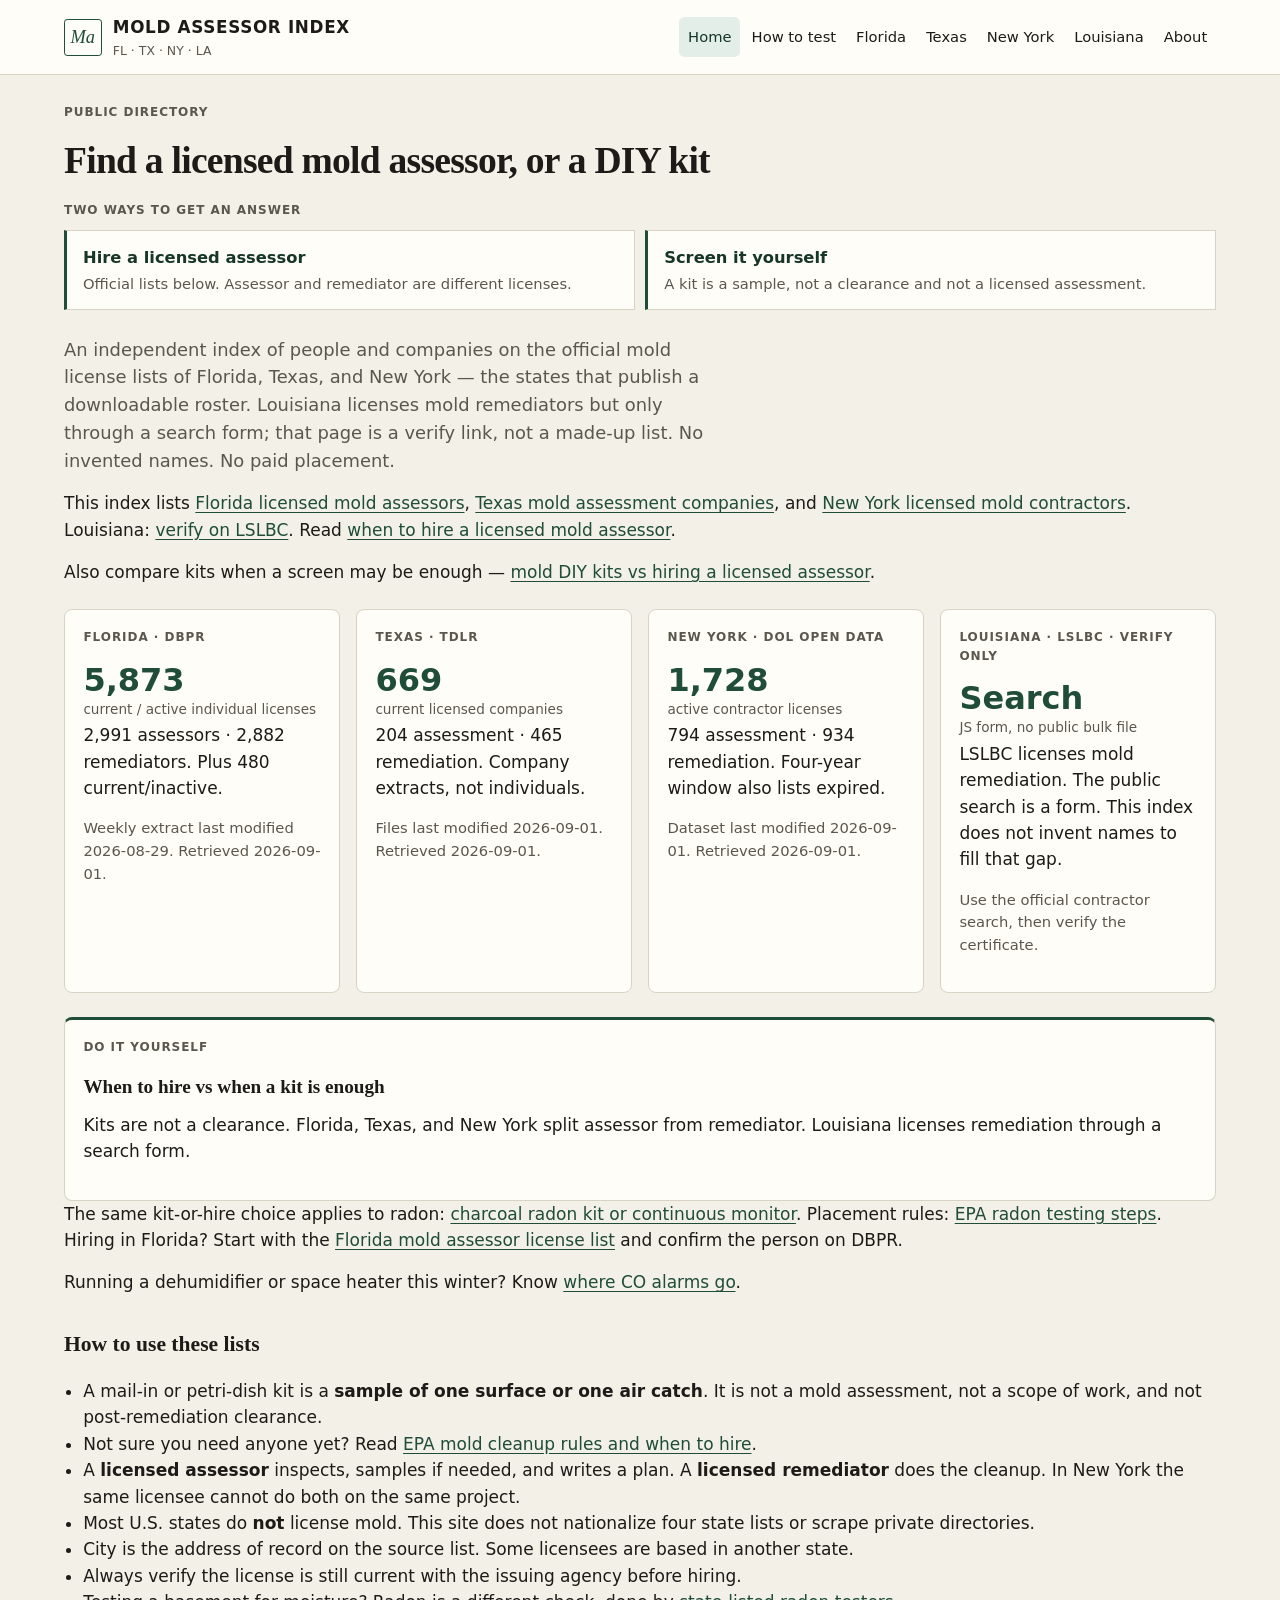
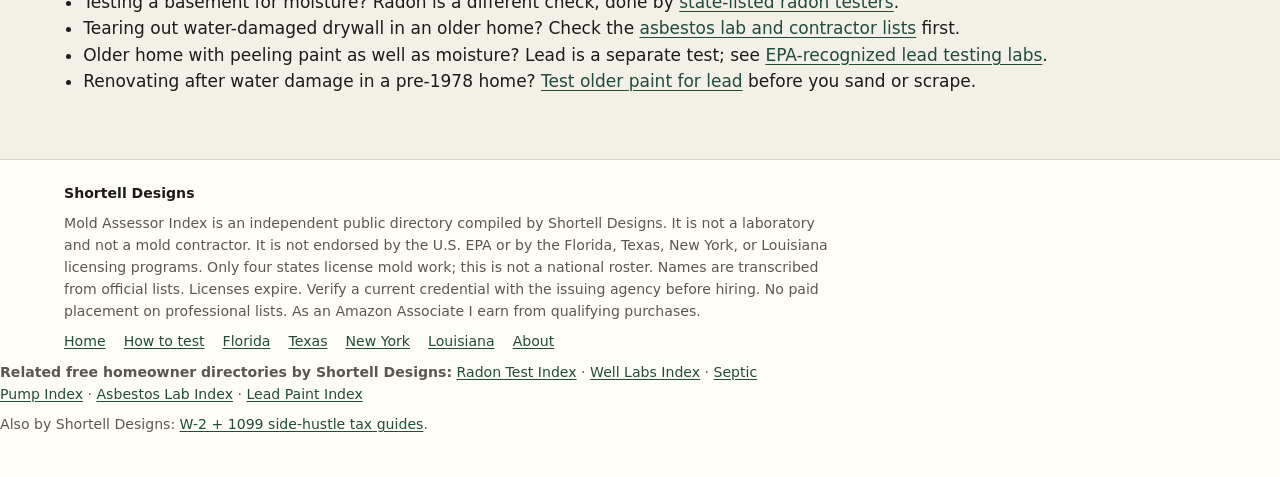
<file: index.html>
<!DOCTYPE html>
<html lang="en">
<head>
  <meta charset="utf-8">
  <meta name="viewport" content="width=device-width, initial-scale=1">
  <title>Find a Licensed Mold Assessor | Mold Assessor Index</title>
  <meta name="description" content="Independent index of Florida, Texas, and New York mold license lists. Louisiana is verify-only. Assessor and remediator are different licenses. No paid placement.">
  <link rel="canonical" href="https://shortelldesigns.github.io/mold-assessor-index/">
  <link rel="stylesheet" href="css/style.css">
</head>
<body>
  <a class="skip" href="#main">Skip to content</a>
  <header class="site-header">
    <div class="header-inner">
      <a class="brand" href="index.html">
        <span class="brand-mark" aria-hidden="true">Ma</span>
        <span class="brand-text">
          <span class="brand-name">Mold Assessor Index</span>
          <span class="brand-sub">FL · TX · NY · LA</span>
        </span>
      </a>
      <nav aria-label="Primary">
        <a href="index.html" aria-current="page">Home</a>
        <a href="how-to.html">How to test</a>
        <a href="florida.html">Florida</a>
        <a href="texas.html">Texas</a>
        <a href="new-york.html">New York</a>
        <a href="louisiana.html">Louisiana</a>
        <a href="about.html">About</a>
      </nav>
    </div>
  </header>
  <main id="main">
    <div class="wrap">

      <p class="kicker">Public directory</p>
      <h1>Find a licensed mold assessor, or a DIY kit</h1>
<div class="paths">
        <p class="paths-label">Two ways to get an answer</p>
        <a class="path" href="#states">
          <strong>Hire a licensed assessor</strong>
          <span>Official lists below. Assessor and remediator are different licenses.</span>
        </a>
        <a class="path" href="how-to.html">
          <strong>Screen it yourself</strong>
          <span>A kit is a sample, not a clearance and not a licensed assessment.</span>
        </a>
      </div>

      <p class="lede">An independent index of people and companies on the official mold license lists of Florida, Texas, and New York — the states that publish a downloadable roster. Louisiana licenses mold remediators but only through a search form; that page is a verify link, not a made-up list. No invented names. No paid placement.</p>
      <p>This index lists <a href="florida.html">Florida licensed mold assessors</a>, <a href="texas.html">Texas mold assessment companies</a>, and <a href="new-york.html">New York licensed mold contractors</a>. Louisiana: <a href="louisiana.html">verify on LSLBC</a>. Read <a href="how-to.html">when to hire a licensed mold assessor</a>.</p>

            <p>Also compare kits when a screen may be enough — <a href="https://shortelldesigns.github.io/diy-kit-index/mold-diy-kits.html">mold DIY kits vs hiring a licensed assessor</a>.</p>

      <div class="grid states" id="states">
        <a class="card" href="florida.html">
          <p class="kicker">Florida · DBPR</p>
          <p class="stat">5,873<small>current / active individual licenses</small></p>
          <p>2,991 assessors · 2,882 remediators. Plus 480 current/inactive.</p>
          <p class="meta">Weekly extract last modified 2026-08-29. Retrieved 2026-09-01.</p>
        </a>
        <a class="card" href="texas.html">
          <p class="kicker">Texas · TDLR</p>
          <p class="stat">669<small>current licensed companies</small></p>
          <p>204 assessment · 465 remediation. Company extracts, not individuals.</p>
          <p class="meta">Files last modified 2026-09-01. Retrieved 2026-09-01.</p>
        </a>
        <a class="card" href="new-york.html">
          <p class="kicker">New York · DOL Open Data</p>
          <p class="stat">1,728<small>active contractor licenses</small></p>
          <p>794 assessment · 934 remediation. Four-year window also lists expired.</p>
          <p class="meta">Dataset last modified 2026-09-01. Retrieved 2026-09-01.</p>
        </a>
        <a class="card" href="louisiana.html">
          <p class="kicker">Louisiana · LSLBC · verify only</p>
          <p class="stat">Search<small>JS form, no public bulk file</small></p>
          <p>LSLBC licenses mold remediation. The public search is a form. This index does not invent names to fill that gap.</p>
          <p class="meta">Use the official contractor search, then verify the certificate.</p>
        </a>
      </div>

      <a class="card card-howto" href="how-to.html">
        <p class="kicker">Do it yourself</p>
        <h2>When to hire vs when a kit is enough</h2>
        <p>Kits are not a clearance. Florida, Texas, and New York split assessor from remediator. Louisiana licenses remediation through a search form.</p>
      </a>
      <p>The same kit-or-hire choice applies to radon: <a href="https://shortelldesigns.github.io/diy-kit-index/radon-test-kits.html">charcoal radon kit or continuous monitor</a>. Placement rules: <a href="https://shortelldesigns.github.io/radon-test-index/how-to-test.html">EPA radon testing steps</a>. Hiring in Florida? Start with the <a href="florida.html">Florida mold assessor license list</a> and confirm the person on DBPR.</p>
      <p>Running a dehumidifier or space heater this winter? Know <a href="https://shortelldesigns.github.io/diy-kit-index/carbon-monoxide-alarms.html">where CO alarms go</a>.</p>

      <h2>How to use these lists</h2>
      <ul class="plain">
        <li>A mail-in or petri-dish kit is a <strong>sample of one surface or one air catch</strong>. It is not a mold assessment, not a scope of work, and not post-remediation clearance.</li>
        <li>Not sure you need anyone yet? Read <a href="how-to.html">EPA mold cleanup rules and when to hire</a>.</li>
        <li>A <strong>licensed assessor</strong> inspects, samples if needed, and writes a plan. A <strong>licensed remediator</strong> does the cleanup. In New York the same licensee cannot do both on the same project.</li>
        <li>Most U.S. states do <strong>not</strong> license mold. This site does not nationalize four state lists or scrape private directories.</li>
        <li>City is the address of record on the source list. Some licensees are based in another state.</li>
        <li>Always verify the license is still current with the issuing agency before hiring.</li>
        <li>Testing a basement for moisture? Radon is a different check, done by <a href="https://shortelldesigns.github.io/radon-test-index/">state-listed radon testers</a>.</li>
        <li>Tearing out water-damaged drywall in an older home? Check the <a href="https://shortelldesigns.github.io/asbestos-lab-index/">asbestos lab and contractor lists</a> first.</li>
        <li>Older home with peeling paint as well as moisture? Lead is a separate test; see <a href="https://shortelldesigns.github.io/lead-paint-index/labs.html">EPA-recognized lead testing labs</a>.</li>
        <li>Renovating after water damage in a pre-1978 home? <a href="https://shortelldesigns.github.io/lead-paint-index/how-to.html">Test older paint for lead</a> before you sand or scrape.</li>
      </ul>

    </div>
  </main>
  <footer class="site-footer">
    <div class="wrap">
      <p class="byline">Shortell Designs</p>
      <p>Mold Assessor Index is an independent public directory compiled by Shortell Designs. It is not a laboratory and not a mold contractor. It is not endorsed by the U.S. EPA or by the Florida, Texas, New York, or Louisiana licensing programs. Only four states license mold work; this is not a national roster. Names are transcribed from official lists. Licenses expire. Verify a current credential with the issuing agency before hiring. No paid placement on professional lists. As an Amazon Associate I earn from qualifying purchases.</p>
      <p class="foot-nav"><a href="index.html">Home</a> <a href="how-to.html">How to test</a> <a href="florida.html">Florida</a> <a href="texas.html">Texas</a> <a href="new-york.html">New York</a> <a href="louisiana.html">Louisiana</a> <a href="about.html">About</a></p>
    </div>
  <p class="related-sites"><strong>Related free homeowner directories by Shortell Designs:</strong> <a href="https://shortelldesigns.github.io/radon-test-index/">Radon Test Index</a> · <a href="https://shortelldesigns.github.io/well-labs-index/">Well Labs Index</a> · <a href="https://shortelldesigns.github.io/septic-pump-index/">Septic Pump Index</a> · <a href="https://shortelldesigns.github.io/asbestos-lab-index/">Asbestos Lab Index</a> · <a href="https://shortelldesigns.github.io/lead-paint-index/">Lead Paint Index</a></p>
  <p>Also by Shortell Designs: <a href="https://shortelldesigns.github.io/tax-kit-2026/">W-2 + 1099 side-hustle tax guides</a>.</p>
</footer>
</body>
</html>
</file>
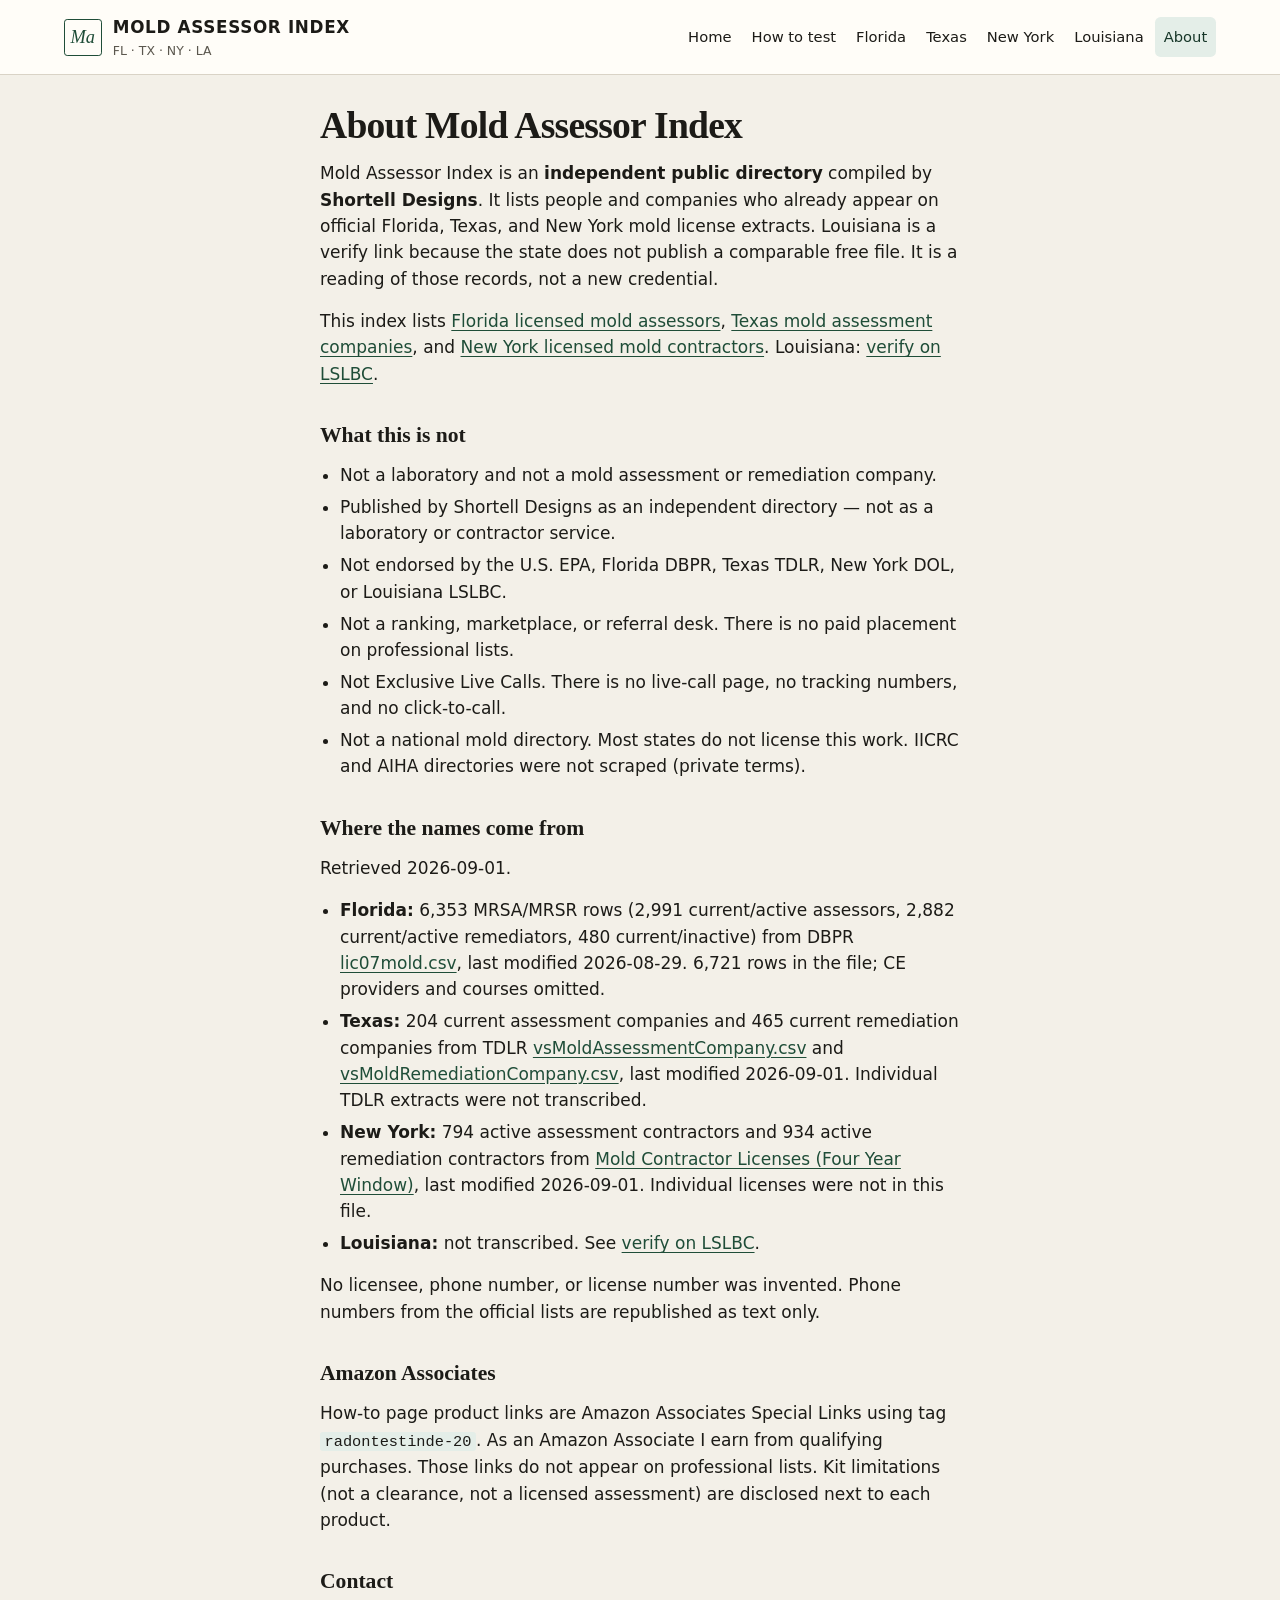
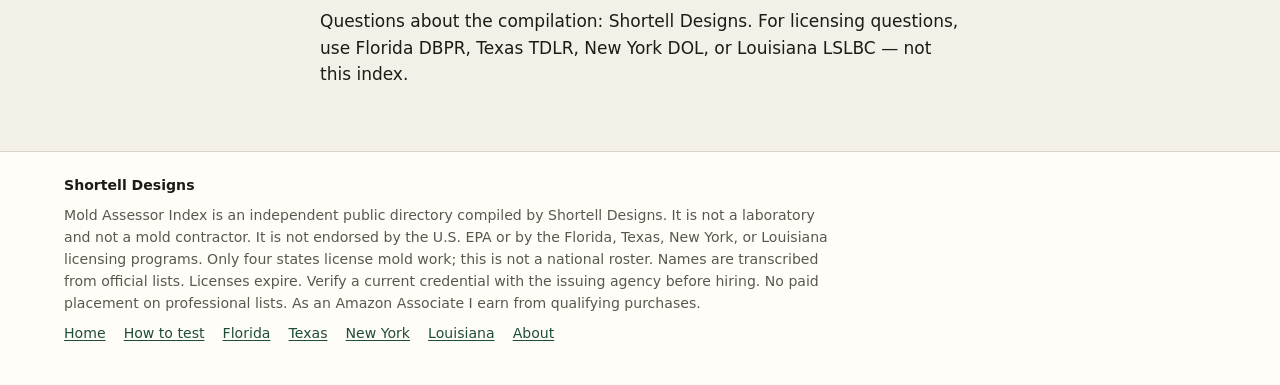
<file: about.html>
<!DOCTYPE html>
<html lang="en">
<head>
  <meta charset="utf-8">
  <meta name="viewport" content="width=device-width, initial-scale=1">
  <title>About Mold Assessor Index</title>
  <meta name="description" content="Independent directory compiled by Shortell Designs. Names transcribed from official Florida, Texas, and New York extracts. Louisiana is verify-only. Not a mold company. No paid placement.">
  <link rel="canonical" href="https://shortelldesigns.github.io/mold-assessor-index/about.html">
  <link rel="stylesheet" href="css/style.css">
</head>
<body>
  <a class="skip" href="#main">Skip to content</a>
  <header class="site-header">
    <div class="header-inner">
      <a class="brand" href="index.html">
        <span class="brand-mark" aria-hidden="true">Ma</span>
        <span class="brand-text">
          <span class="brand-name">Mold Assessor Index</span>
          <span class="brand-sub">FL · TX · NY · LA</span>
        </span>
      </a>
      <nav aria-label="Primary">
        <a href="index.html">Home</a>
        <a href="how-to.html">How to test</a>
        <a href="florida.html">Florida</a>
        <a href="texas.html">Texas</a>
        <a href="new-york.html">New York</a>
        <a href="louisiana.html">Louisiana</a>
        <a href="about.html" aria-current="page">About</a>
      </nav>
    </div>
  </header>
  <main id="main">
    <article class="wrap-prose prose">

      <h1>About Mold Assessor Index</h1>
      <p>Mold Assessor Index is an <strong>independent public directory</strong> compiled by <strong>Shortell Designs</strong>. It lists people and companies who already appear on official Florida, Texas, and New York mold license extracts. Louisiana is a verify link because the state does not publish a comparable free file. It is a reading of those records, not a new credential.</p>
      <p>This index lists <a href="florida.html">Florida licensed mold assessors</a>, <a href="texas.html">Texas mold assessment companies</a>, and <a href="new-york.html">New York licensed mold contractors</a>. Louisiana: <a href="louisiana.html">verify on LSLBC</a>.</p>
      <h2>What this is not</h2>
      <ul>
        <li>Not a laboratory and not a mold assessment or remediation company.</li>
        <li>Published by Shortell Designs as an independent directory — not as a laboratory or contractor service.</li>
        <li>Not endorsed by the U.S. EPA, Florida DBPR, Texas TDLR, New York DOL, or Louisiana LSLBC.</li>
        <li>Not a ranking, marketplace, or referral desk. There is no paid placement on professional lists.</li>
        <li>Not Exclusive Live Calls. There is no live-call page, no tracking numbers, and no click-to-call.</li>
        <li>Not a national mold directory. Most states do not license this work. IICRC and AIHA directories were not scraped (private terms).</li>
      </ul>
      <h2>Where the names come from</h2>
      <p>Retrieved 2026-09-01.</p>
      <ul>
        <li><strong>Florida:</strong> 6,353 MRSA/MRSR rows (2,991 current/active assessors, 2,882 current/active remediators, 480 current/inactive) from DBPR <a href="https://www2.myfloridalicense.com/sto/file_download/extracts/lic07mold.csv">lic07mold.csv</a>, last modified 2026-08-29. 6,721 rows in the file; CE providers and courses omitted.</li>
        <li><strong>Texas:</strong> 204 current assessment companies and 465 current remediation companies from TDLR <a href="https://www.tdlr.texas.gov/dbproduction2/vsMoldAssessmentCompany.csv">vsMoldAssessmentCompany.csv</a> and <a href="https://www.tdlr.texas.gov/dbproduction2/vsMoldRemediationCompany.csv">vsMoldRemediationCompany.csv</a>, last modified 2026-09-01. Individual TDLR extracts were not transcribed.</li>
        <li><strong>New York:</strong> 794 active assessment contractors and 934 active remediation contractors from <a href="https://data.ny.gov/Economic-Development/Mold-Contractor-Licenses-Four-Year-Window-/ikqx-ispy">Mold Contractor Licenses (Four Year Window)</a>, last modified 2026-09-01. Individual licenses were not in this file.</li>
        <li><strong>Louisiana:</strong> not transcribed. See <a href="louisiana.html">verify on LSLBC</a>.</li>
      </ul>
      <p>No licensee, phone number, or license number was invented. Phone numbers from the official lists are republished as text only.</p>
      <h2>Amazon Associates</h2>
      <p>How-to page product links are Amazon Associates Special Links using tag <code>radontestinde-20</code>. As an Amazon Associate I earn from qualifying purchases. Those links do not appear on professional lists. Kit limitations (not a clearance, not a licensed assessment) are disclosed next to each product.</p>
      <h2>Contact</h2>
      <p>Questions about the compilation: Shortell Designs. For licensing questions, use Florida DBPR, Texas TDLR, New York DOL, or Louisiana LSLBC — not this index.</p>

    </article>
  </main>
  <footer class="site-footer">
    <div class="wrap">
      <p class="byline">Shortell Designs</p>
      <p>Mold Assessor Index is an independent public directory compiled by Shortell Designs. It is not a laboratory and not a mold contractor. It is not endorsed by the U.S. EPA or by the Florida, Texas, New York, or Louisiana licensing programs. Only four states license mold work; this is not a national roster. Names are transcribed from official lists. Licenses expire. Verify a current credential with the issuing agency before hiring. No paid placement on professional lists. As an Amazon Associate I earn from qualifying purchases.</p>
      <p class="foot-nav"><a href="index.html">Home</a> <a href="how-to.html">How to test</a> <a href="florida.html">Florida</a> <a href="texas.html">Texas</a> <a href="new-york.html">New York</a> <a href="louisiana.html">Louisiana</a> <a href="about.html">About</a></p>
    </div>
  </footer>
</body>
</html>
</file>
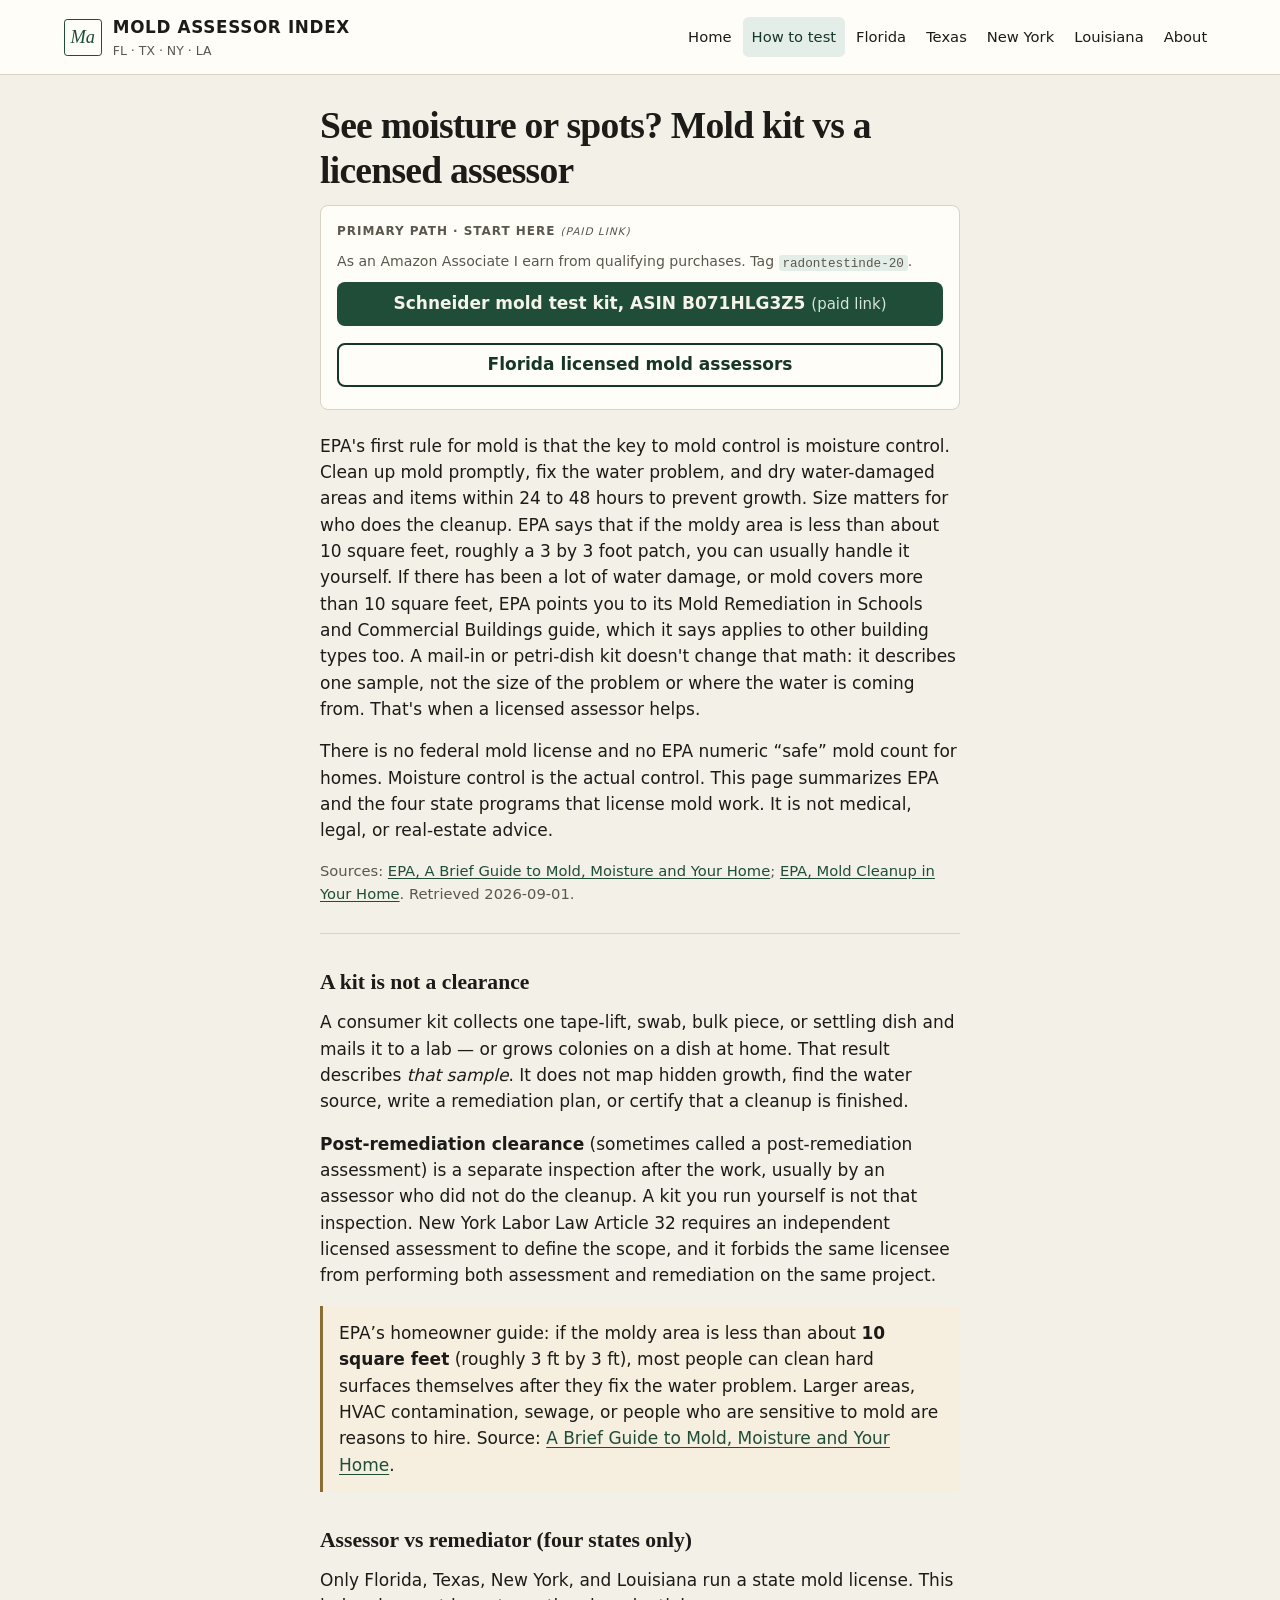
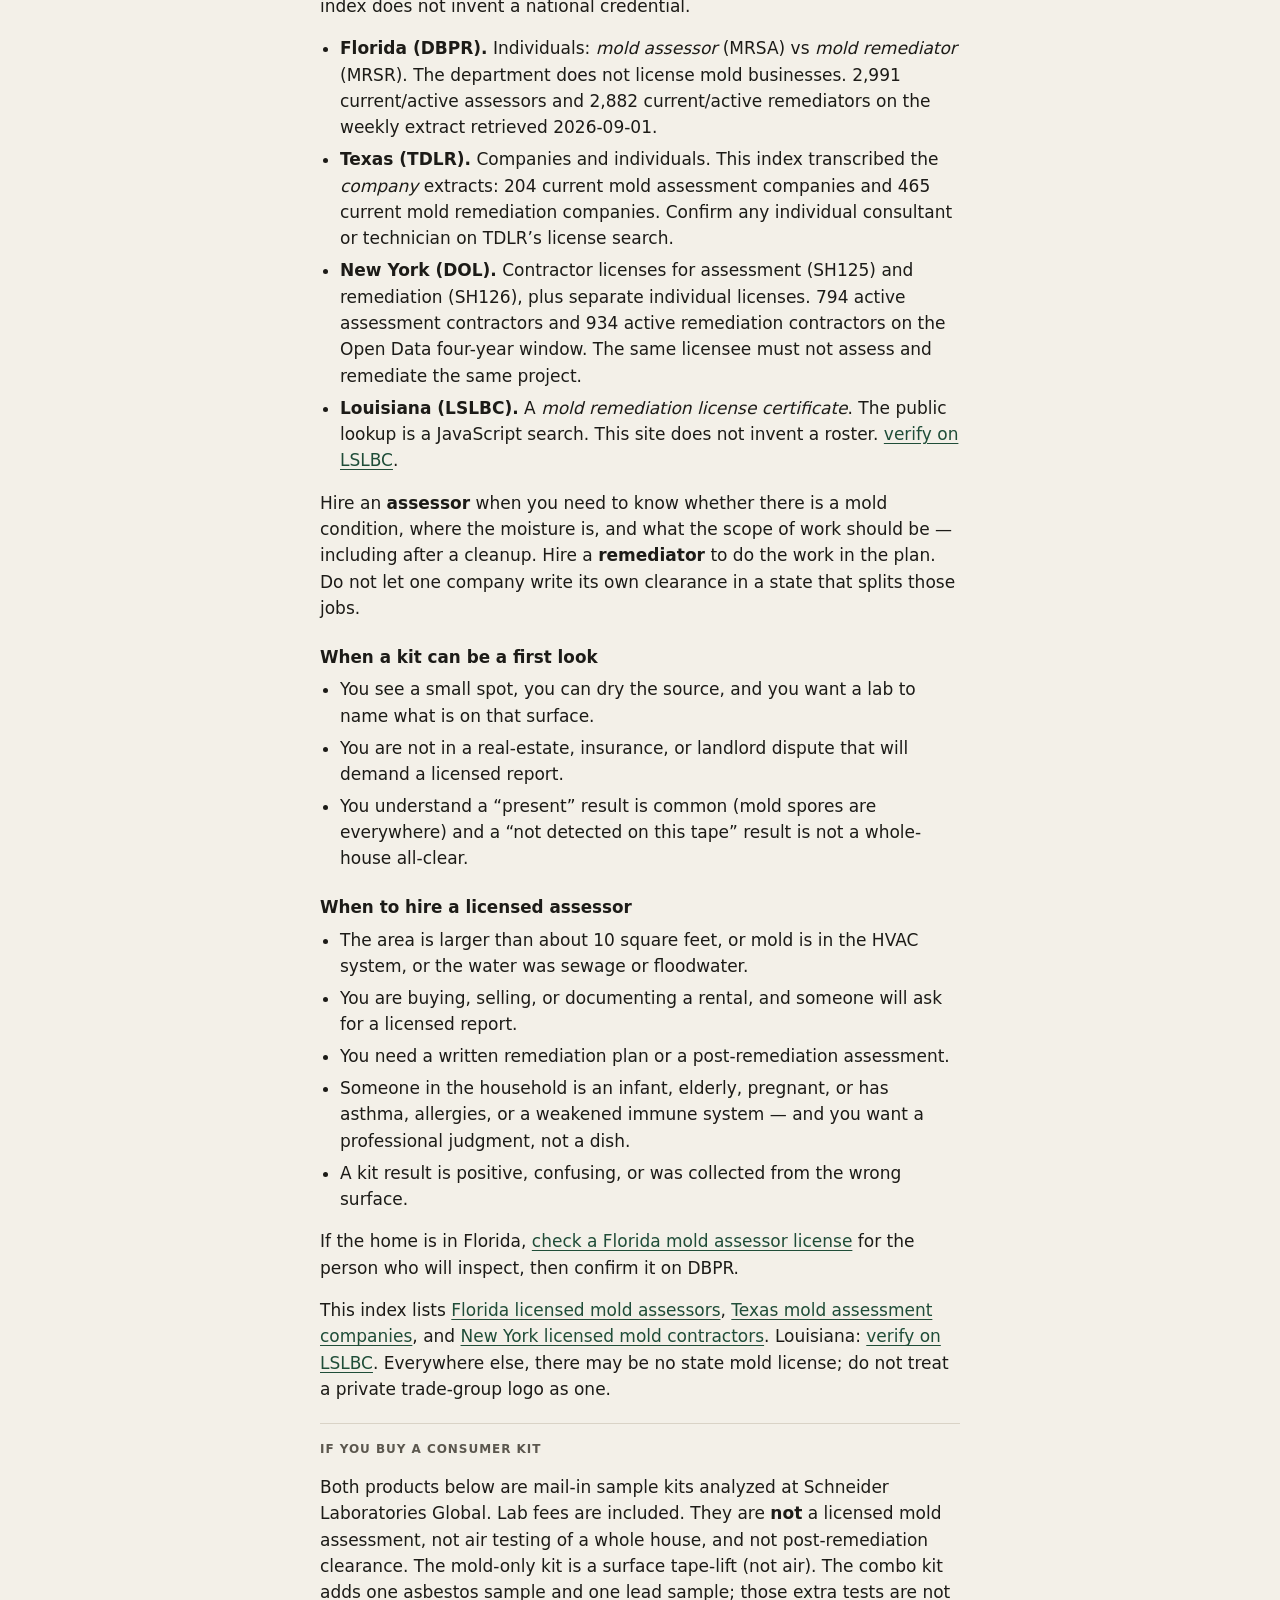
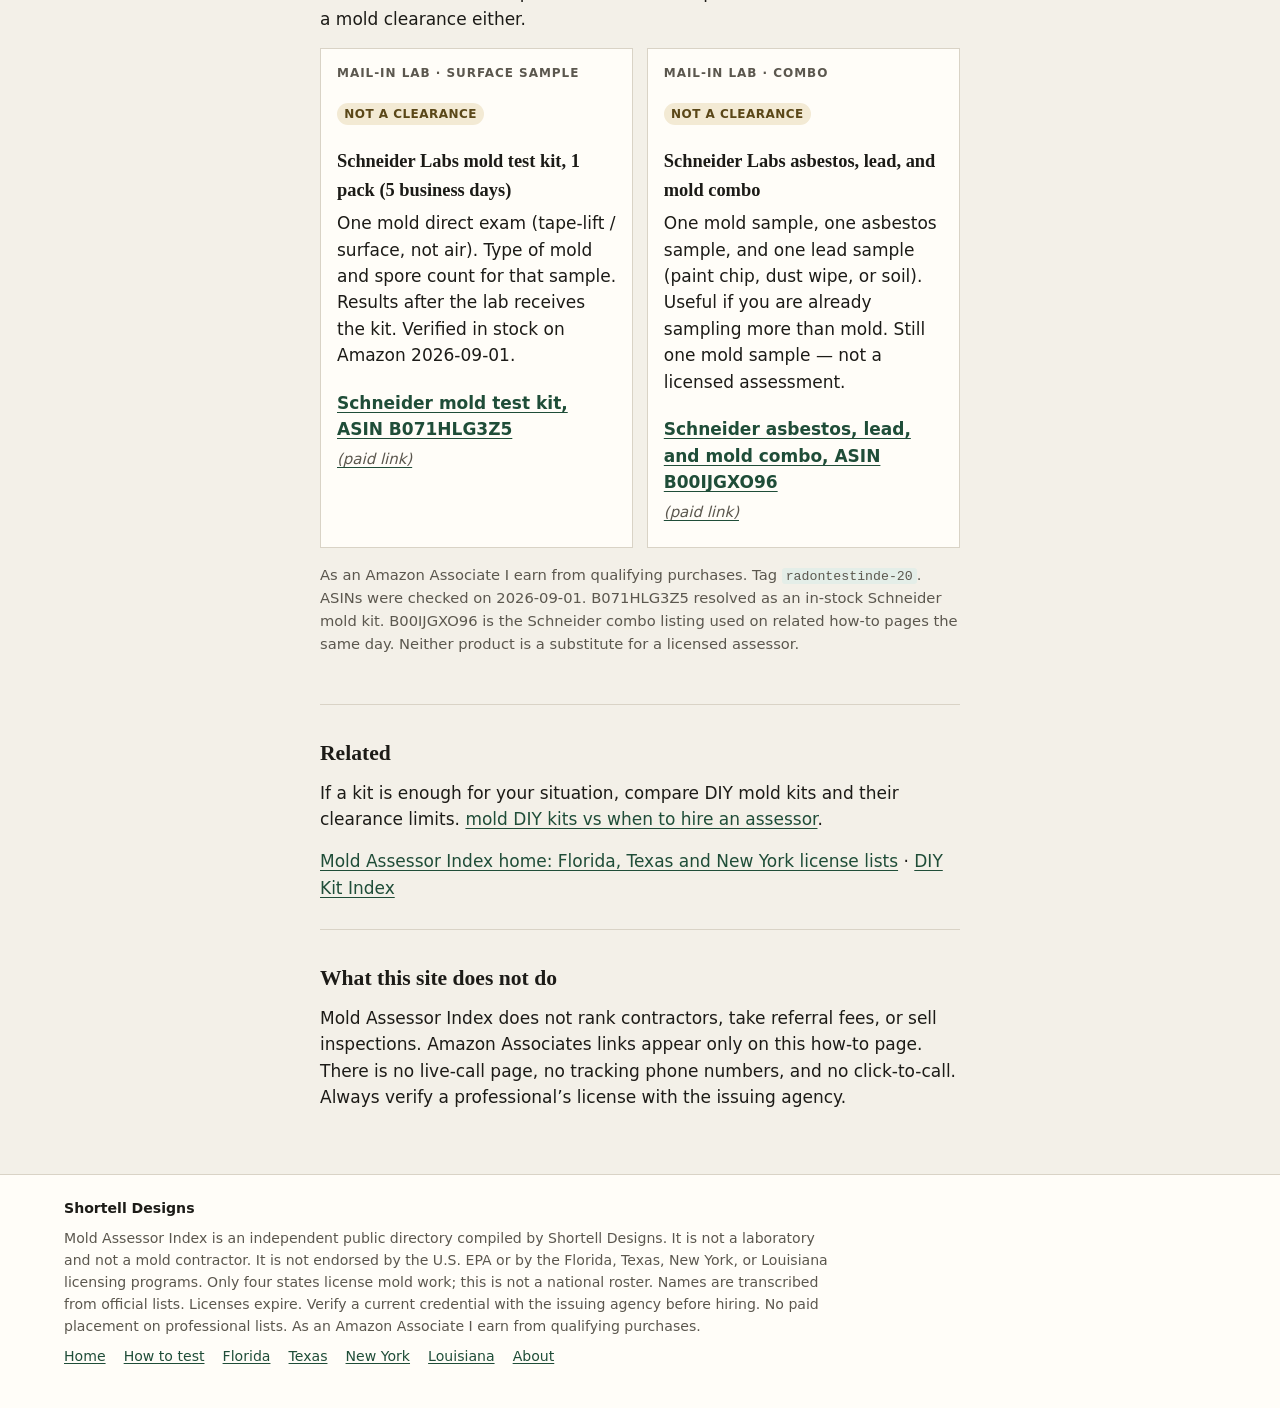
<file: how-to.html>
<!DOCTYPE html>
<html lang="en">
<head>
  <meta charset="utf-8">
  <meta name="viewport" content="width=device-width, initial-scale=1">
  <title>Mold Kit or Licensed Assessor? EPA's 10 Sq Ft Rule</title>
  <meta name="description" content="EPA: mold control is moisture control. Dry wet areas within 24–48 hours; past about 10 sq ft or after major water damage, get help. Kit vs assessor.">
  <link rel="canonical" href="https://shortelldesigns.github.io/mold-assessor-index/how-to.html">
  <link rel="stylesheet" href="css/style.css">
</head>
<body>
  <a class="skip" href="#main">Skip to content</a>
  <header class="site-header">
    <div class="header-inner">
      <a class="brand" href="index.html">
        <span class="brand-mark" aria-hidden="true">Ma</span>
        <span class="brand-text">
          <span class="brand-name">Mold Assessor Index</span>
          <span class="brand-sub">FL · TX · NY · LA</span>
        </span>
      </a>
      <nav aria-label="Primary">
        <a href="index.html">Home</a>
        <a href="how-to.html" aria-current="page">How to test</a>
        <a href="florida.html">Florida</a>
        <a href="texas.html">Texas</a>
        <a href="new-york.html">New York</a>
        <a href="louisiana.html">Louisiana</a>
        <a href="about.html">About</a>
      </nav>
    </div>
  </header>
  <main id="main">
    <article class="wrap-prose prose">

      <h1>See moisture or spots? Mold kit vs a licensed assessor</h1>
      <aside class="primary-pick fold-cta" aria-label="Choose a path">
        <p class="kicker">Primary path · start here <span class="paid">(paid link)</span></p>
        <p class="pick-note">As an Amazon Associate I earn from qualifying purchases. Tag <code>radontestinde-20</code>.</p>
        <ul class="pick-links">
          <li><a rel="sponsored nofollow" class="kit-link" href="https://www.amazon.com/dp/B071HLG3Z5/?tag=radontestinde-20">Schneider mold test kit, ASIN B071HLG3Z5 <span class="paid">(paid link)</span></a></li>
          <li><a class="btn btn-secondary" href="florida.html">Florida licensed mold assessors</a></li>
        </ul>
      </aside>

      <p class="intro">EPA's first rule for mold is that the key to mold control is moisture control. Clean up mold promptly, fix the water problem, and dry water-damaged areas and items within 24 to 48 hours to prevent growth. Size matters for who does the cleanup. EPA says that if the moldy area is less than about 10 square feet, roughly a 3 by 3 foot patch, you can usually handle it yourself. If there has been a lot of water damage, or mold covers more than 10 square feet, EPA points you to its Mold Remediation in Schools and Commercial Buildings guide, which it says applies to other building types too. A mail-in or petri-dish kit doesn't change that math: it describes one sample, not the size of the problem or where the water is coming from. That's when a licensed assessor helps.</p>
      <p>There is no federal mold license and no EPA numeric “safe” mold count for homes. Moisture control is the actual control. This page summarizes EPA and the four state programs that license mold work. It is not medical, legal, or real-estate advice.</p>
      <p class="meta">Sources: <a href="https://www.epa.gov/mold/brief-guide-mold-moisture-and-your-home">EPA, A Brief Guide to Mold, Moisture and Your Home</a>; <a href="https://www.epa.gov/mold/mold-cleanup-your-home">EPA, Mold Cleanup in Your Home</a>. Retrieved 2026-09-01.</p>
      <hr>
      <h2>A kit is not a clearance</h2>
      <p>A consumer kit collects one tape-lift, swab, bulk piece, or settling dish and mails it to a lab — or grows colonies on a dish at home. That result describes <em>that sample</em>. It does not map hidden growth, find the water source, write a remediation plan, or certify that a cleanup is finished.</p>
      <p><strong>Post-remediation clearance</strong> (sometimes called a post-remediation assessment) is a separate inspection after the work, usually by an assessor who did not do the cleanup. A kit you run yourself is not that inspection. New York Labor Law Article 32 requires an independent licensed assessment to define the scope, and it forbids the same licensee from performing both assessment and remediation on the same project.</p>
      <div class="note">
        <p>EPA’s homeowner guide: if the moldy area is less than about <strong>10 square feet</strong> (roughly 3 ft by 3 ft), most people can clean hard surfaces themselves after they fix the water problem. Larger areas, HVAC contamination, sewage, or people who are sensitive to mold are reasons to hire. Source: <a href="https://www.epa.gov/mold/brief-guide-mold-moisture-and-your-home">A Brief Guide to Mold, Moisture and Your Home</a>.</p>
      </div>
      <h2>Assessor vs remediator (four states only)</h2>
      <p>Only Florida, Texas, New York, and Louisiana run a state mold license. This index does not invent a national credential.</p>
      <ul>
        <li><strong>Florida (DBPR).</strong> Individuals: <em>mold assessor</em> (MRSA) vs <em>mold remediator</em> (MRSR). The department does not license mold businesses. 2,991 current/active assessors and 2,882 current/active remediators on the weekly extract retrieved 2026-09-01.</li>
        <li><strong>Texas (TDLR).</strong> Companies and individuals. This index transcribed the <em>company</em> extracts: 204 current mold assessment companies and 465 current mold remediation companies. Confirm any individual consultant or technician on TDLR’s license search.</li>
        <li><strong>New York (DOL).</strong> Contractor licenses for assessment (SH125) and remediation (SH126), plus separate individual licenses. 794 active assessment contractors and 934 active remediation contractors on the Open Data four-year window. The same licensee must not assess and remediate the same project.</li>
        <li><strong>Louisiana (LSLBC).</strong> A <em>mold remediation license certificate</em>. The public lookup is a JavaScript search. This site does not invent a roster. <a href="louisiana.html">verify on LSLBC</a>.</li>
      </ul>
      <p>Hire an <strong>assessor</strong> when you need to know whether there is a mold condition, where the moisture is, and what the scope of work should be — including after a cleanup. Hire a <strong>remediator</strong> to do the work in the plan. Do not let one company write its own clearance in a state that splits those jobs.</p>
      <h3>When a kit can be a first look</h3>
      <ul>
        <li>You see a small spot, you can dry the source, and you want a lab to name what is on that surface.</li>
        <li>You are not in a real-estate, insurance, or landlord dispute that will demand a licensed report.</li>
        <li>You understand a “present” result is common (mold spores are everywhere) and a “not detected on this tape” result is not a whole-house all-clear.</li>
      </ul>
      <h3>When to hire a licensed assessor</h3>
      <ul>
        <li>The area is larger than about 10 square feet, or mold is in the HVAC system, or the water was sewage or floodwater.</li>
        <li>You are buying, selling, or documenting a rental, and someone will ask for a licensed report.</li>
        <li>You need a written remediation plan or a post-remediation assessment.</li>
        <li>Someone in the household is an infant, elderly, pregnant, or has asthma, allergies, or a weakened immune system — and you want a professional judgment, not a dish.</li>
        <li>A kit result is positive, confusing, or was collected from the wrong surface.</li>
      </ul>
      <p>If the home is in Florida, <a href="florida.html">check a Florida mold assessor license</a> for the person who will inspect, then confirm it on DBPR.</p>
      <p>This index lists <a href="florida.html">Florida licensed mold assessors</a>, <a href="texas.html">Texas mold assessment companies</a>, and <a href="new-york.html">New York licensed mold contractors</a>. Louisiana: <a href="louisiana.html">verify on LSLBC</a>. Everywhere else, there may be no state mold license; do not treat a private trade-group logo as one.</p>

      <div class="kit-block">
        <p class="kicker">If you buy a consumer kit</p>
        <p class="kit-lead">Both products below are mail-in sample kits analyzed at Schneider Laboratories Global. Lab fees are included. They are <strong>not</strong> a licensed mold assessment, not air testing of a whole house, and not post-remediation clearance. The mold-only kit is a surface tape-lift (not air). The combo kit adds one asbestos sample and one lead sample; those extra tests are not a mold clearance either.</p>
        <div class="kits">
          <article class="kit">
            <p class="kicker">Mail-in lab · surface sample</p>
            <p><span class="rec rec-no">Not a clearance</span></p>
            <h3>Schneider Labs mold test kit, 1 pack (5 business days)</h3>
            <p>One mold direct exam (tape-lift / surface, not air). Type of mold and spore count for that sample. Results after the lab receives the kit. Verified in stock on Amazon 2026-09-01.</p>
            <p><a rel="sponsored nofollow" class="kit-link" href="https://www.amazon.com/dp/B071HLG3Z5/?tag=radontestinde-20">Schneider mold test kit, ASIN B071HLG3Z5 <span class="paid">(paid link)</span></a></p>
          </article>
          <article class="kit">
            <p class="kicker">Mail-in lab · combo</p>
            <p><span class="rec rec-no">Not a clearance</span></p>
            <h3>Schneider Labs asbestos, lead, and mold combo</h3>
            <p>One mold sample, one asbestos sample, and one lead sample (paint chip, dust wipe, or soil). Useful if you are already sampling more than mold. Still one mold sample — not a licensed assessment.</p>
            <p><a rel="sponsored nofollow" class="kit-link" href="https://www.amazon.com/dp/B00IJGXO96/?tag=radontestinde-20">Schneider asbestos, lead, and mold combo, ASIN B00IJGXO96 <span class="paid">(paid link)</span></a></p>
          </article>
        </div>
        <p class="meta">As an Amazon Associate I earn from qualifying purchases. Tag <code>radontestinde-20</code>. ASINs were checked on 2026-09-01. B071HLG3Z5 resolved as an in-stock Schneider mold kit. B00IJGXO96 is the Schneider combo listing used on related how-to pages the same day. Neither product is a substitute for a licensed assessor.</p>
      </div>

      <hr>
      <h2>Related</h2>
      <p>If a kit is enough for your situation, compare DIY mold kits and their clearance limits. <a href="https://shortelldesigns.github.io/diy-kit-index/mold-diy-kits.html">mold DIY kits vs when to hire an assessor</a>.</p>
      <p><a href="./">Mold Assessor Index home: Florida, Texas and New York license lists</a> · <a href="https://shortelldesigns.github.io/diy-kit-index/">DIY Kit Index</a></p>
      <hr>
      <h2>What this site does not do</h2>
      <p>Mold Assessor Index does not rank contractors, take referral fees, or sell inspections. Amazon Associates links appear only on this how-to page. There is no live-call page, no tracking phone numbers, and no click-to-call. Always verify a professional’s license with the issuing agency.</p>

    </article>
  </main>
  <footer class="site-footer">
    <div class="wrap">
      <p class="byline">Shortell Designs</p>
      <p>Mold Assessor Index is an independent public directory compiled by Shortell Designs. It is not a laboratory and not a mold contractor. It is not endorsed by the U.S. EPA or by the Florida, Texas, New York, or Louisiana licensing programs. Only four states license mold work; this is not a national roster. Names are transcribed from official lists. Licenses expire. Verify a current credential with the issuing agency before hiring. No paid placement on professional lists. As an Amazon Associate I earn from qualifying purchases.</p>
      <p class="foot-nav"><a href="index.html">Home</a> <a href="how-to.html">How to test</a> <a href="florida.html">Florida</a> <a href="texas.html">Texas</a> <a href="new-york.html">New York</a> <a href="louisiana.html">Louisiana</a> <a href="about.html">About</a></p>
    </div>
  </footer>
</body>
</html>
</file>
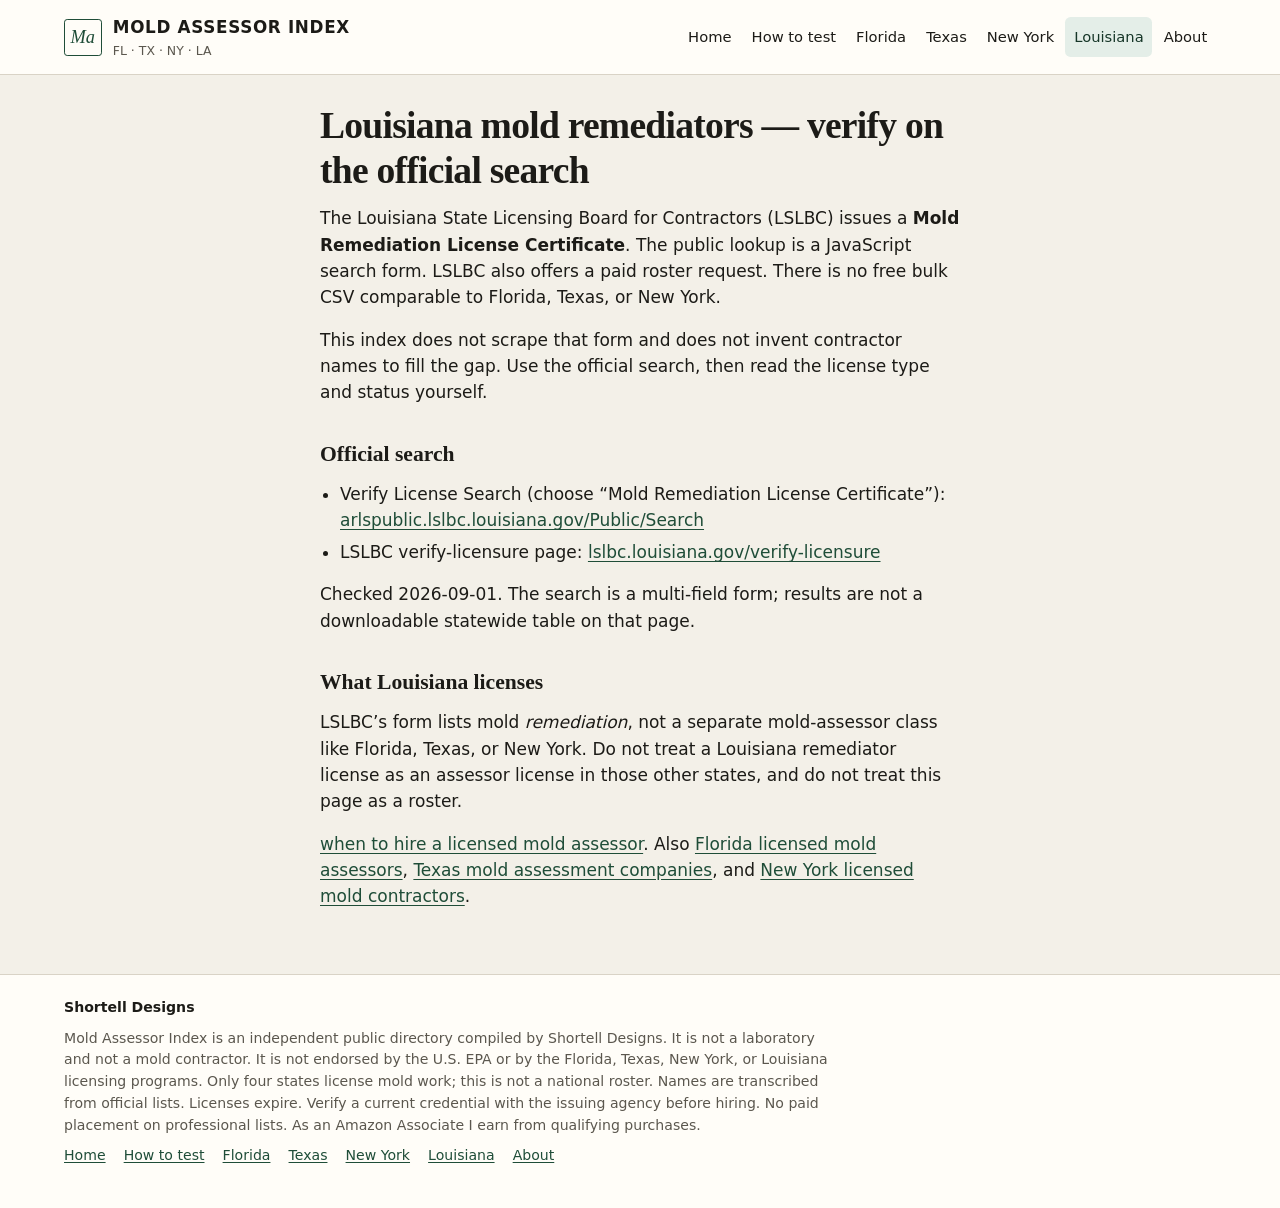
<file: louisiana.html>
<!DOCTYPE html>
<html lang="en">
<head>
  <meta charset="utf-8">
  <meta name="viewport" content="width=device-width, initial-scale=1">
  <title>Louisiana Mold Remediators: Verify on LSLBC</title>
  <meta name="robots" content="noindex,follow">
  <meta name="description" content="This page does not republish names. LSLBC’s public lookup is a search form with no free bulk file. Use the official contractor search, then verify the certificate.">
  <link rel="canonical" href="https://shortelldesigns.github.io/mold-assessor-index/louisiana.html">
  <link rel="stylesheet" href="css/style.css">
</head>
<body>
  <a class="skip" href="#main">Skip to content</a>
  <header class="site-header">
    <div class="header-inner">
      <a class="brand" href="index.html">
        <span class="brand-mark" aria-hidden="true">Ma</span>
        <span class="brand-text">
          <span class="brand-name">Mold Assessor Index</span>
          <span class="brand-sub">FL · TX · NY · LA</span>
        </span>
      </a>
      <nav aria-label="Primary">
        <a href="index.html">Home</a>
        <a href="how-to.html">How to test</a>
        <a href="florida.html">Florida</a>
        <a href="texas.html">Texas</a>
        <a href="new-york.html">New York</a>
        <a href="louisiana.html" aria-current="page">Louisiana</a>
        <a href="about.html">About</a>
      </nav>
    </div>
  </header>
  <main id="main">
    <article class="wrap-prose prose">

      <h1>Louisiana mold remediators — verify on the official search</h1>
      <p>The Louisiana State Licensing Board for Contractors (LSLBC) issues a <strong>Mold Remediation License Certificate</strong>. The public lookup is a JavaScript search form. LSLBC also offers a paid roster request. There is no free bulk CSV comparable to Florida, Texas, or New York.</p>
      <p>This index does not scrape that form and does not invent contractor names to fill the gap. Use the official search, then read the license type and status yourself.</p>
      <h2>Official search</h2>
      <ul>
        <li>Verify License Search (choose “Mold Remediation License Certificate”): <a href="https://arlspublic.lslbc.louisiana.gov/Public/Search">arlspublic.lslbc.louisiana.gov/Public/Search</a></li>
        <li>LSLBC verify-licensure page: <a href="https://www.lslbc.louisiana.gov/verify-licensure/">lslbc.louisiana.gov/verify-licensure</a></li>
      </ul>
      <p>Checked 2026-09-01. The search is a multi-field form; results are not a downloadable statewide table on that page.</p>
      <h2>What Louisiana licenses</h2>
      <p>LSLBC’s form lists mold <em>remediation</em>, not a separate mold-assessor class like Florida, Texas, or New York. Do not treat a Louisiana remediator license as an assessor license in those other states, and do not treat this page as a roster.</p>
      <p><a href="how-to.html">when to hire a licensed mold assessor</a>. Also <a href="florida.html">Florida licensed mold assessors</a>, <a href="texas.html">Texas mold assessment companies</a>, and <a href="new-york.html">New York licensed mold contractors</a>.</p>

    </article>
  </main>
  <footer class="site-footer">
    <div class="wrap">
      <p class="byline">Shortell Designs</p>
      <p>Mold Assessor Index is an independent public directory compiled by Shortell Designs. It is not a laboratory and not a mold contractor. It is not endorsed by the U.S. EPA or by the Florida, Texas, New York, or Louisiana licensing programs. Only four states license mold work; this is not a national roster. Names are transcribed from official lists. Licenses expire. Verify a current credential with the issuing agency before hiring. No paid placement on professional lists. As an Amazon Associate I earn from qualifying purchases.</p>
      <p class="foot-nav"><a href="index.html">Home</a> <a href="how-to.html">How to test</a> <a href="florida.html">Florida</a> <a href="texas.html">Texas</a> <a href="new-york.html">New York</a> <a href="louisiana.html">Louisiana</a> <a href="about.html">About</a></p>
    </div>
  </footer>
</body>
</html>
</file>
<file: css/style.css>
/* Mold Assessor Index — same visual language as Radon Test Index / Lead Paint Index; mobile-first, calm, no tracking, no cookie wall */
:root {
  --bg: #f3f0e8;
  --bg-2: #fffdf8;
  --ink: #1c1b17;
  --muted: #5b574e;
  --line: #d9d3c6;
  --pine: #1f4d38;
  --pine-2: #163628;
  --sage: #e4eee8;
  --violet: #ece8f5;
  --violet-ink: #3a3160;
  --sand: #f3ead4;
  --sand-ink: #5a4718;
  --note: #f6efe0;
  --note-edge: #8a6d32;
  --focus: #1f4d38;
  --max: 72rem;
  --prose: 40rem;
  --radius: 0.35rem;
}

*,
*::before,
*::after {
  box-sizing: border-box;
}

html {
  scroll-behavior: smooth;
}

body {
  margin: 0;
  color: var(--ink);
  background: var(--bg);
  font-family: "Source Sans 3", "Segoe UI", system-ui, -apple-system, sans-serif;
  font-size: 1.0625rem;
  line-height: 1.55;
}

.skip {
  position: absolute;
  left: 0.75rem;
  top: -3rem;
  background: var(--pine);
  color: #fff;
  padding: 0.4rem 0.7rem;
  z-index: 20;
}
.skip:focus {
  top: 0.75rem;
}

a {
  color: var(--pine);
  text-underline-offset: 0.15em;
}
a:hover {
  color: var(--pine-2);
}
a:focus-visible,
button:focus-visible,
input:focus-visible {
  outline: 2px solid var(--focus);
  outline-offset: 2px;
}

.wrap {
  width: min(100% - 2rem, var(--max));
  margin-inline: auto;
}
.wrap-prose {
  width: min(100% - 2rem, var(--prose));
  margin-inline: auto;
}

/* Header */
.site-header {
  border-bottom: 1px solid var(--line);
  background: var(--bg-2);
}
.header-inner {
  width: min(100% - 2rem, var(--max));
  margin-inline: auto;
  padding: 0.9rem 0 0.85rem;
  display: flex;
  flex-wrap: wrap;
  gap: 0.75rem 1.5rem;
  align-items: center;
  justify-content: space-between;
}
.brand {
  display: flex;
  gap: 0.7rem;
  align-items: center;
  text-decoration: none;
  color: inherit;
}
.brand-mark {
  flex: none;
  width: 2.35rem;
  height: 2.35rem;
  display: grid;
  place-items: center;
  border: 1.5px solid var(--pine);
  border-radius: 0.2rem;
  color: var(--pine);
  font-family: Georgia, "Iowan Old Style", "Palatino Linotype", serif;
  font-style: italic;
  font-size: 1.15rem;
  line-height: 1;
}
.brand-text {
  display: flex;
  flex-direction: column;
  gap: 0.05rem;
}
.brand-name {
  font-weight: 700;
  letter-spacing: 0.04em;
  font-size: 1.05rem;
  text-transform: uppercase;
}
.brand-sub {
  font-size: 0.78rem;
  color: var(--muted);
}

nav {
  display: flex;
  flex-wrap: wrap;
  gap: 0.15rem 0.15rem;
}
nav a {
  text-decoration: none;
  color: var(--ink);
  padding: 0.3rem 0.55rem;
  border-radius: var(--radius);
  font-size: 0.92rem;
}
nav a:hover,
nav a[aria-current="page"] {
  background: var(--sage);
  color: var(--pine-2);
}

/* Main */
main {
  padding: 1.75rem 0 3rem;
}
h1 {
  font-family: Georgia, "Iowan Old Style", Palatino, serif;
  font-weight: 600;
  font-size: clamp(1.7rem, 3.5vw, 2.35rem);
  line-height: 1.2;
  margin: 0 0 0.6rem;
  letter-spacing: -0.02em;
}
h2 {
  font-family: Georgia, "Iowan Old Style", Palatino, serif;
  font-weight: 600;
  font-size: 1.35rem;
  margin: 2rem 0 0.6rem;
}
h3 {
  font-size: 1.05rem;
  margin: 1.4rem 0 0.4rem;
}
p {
  margin: 0 0 1rem;
}
.lede {
  font-size: 1.12rem;
  color: var(--muted);
  max-width: 40rem;
}

/* Home cards */
.grid {
  display: grid;
  gap: 1rem;
  margin: 1.5rem 0;
}
@media (min-width: 640px) {
  .grid.states {
    grid-template-columns: repeat(2, 1fr);
  }
  .grid.two {
    grid-template-columns: 1fr 1fr;
  }
}
@media (min-width: 960px) {
  .grid.states {
    grid-template-columns: repeat(4, 1fr);
  }
}
.card {
  background: var(--bg-2);
  border: 1px solid var(--line);
  border-radius: 0.5rem;
  padding: 1.1rem 1.15rem 1.2rem;
  text-decoration: none;
  color: inherit;
  display: block;
}
a.card:hover {
  border-color: var(--pine);
}
.card h2,
.card h3 {
  margin-top: 0;
}
.stat {
  font-variant-numeric: tabular-nums;
  font-size: 2rem;
  font-weight: 600;
  color: var(--pine);
  line-height: 1.1;
  margin: 0.2rem 0 0.35rem;
}
.stat small {
  display: block;
  font-size: 0.85rem;
  font-weight: 500;
  color: var(--muted);
  margin-top: 0.25rem;
}
.kicker {
  font-size: 0.75rem;
  letter-spacing: 0.08em;
  text-transform: uppercase;
  color: var(--muted);
  font-weight: 600;
}

/* Notes / callouts */
.note {
  background: var(--note);
  border-left: 3px solid var(--note-edge);
  padding: 0.85rem 1rem;
  margin: 1.1rem 0 1.4rem;
  border-radius: 0 0.35rem 0.35rem 0;
}
.note p:last-child {
  margin-bottom: 0;
}

ul.plain,
ol.plain {
  padding-left: 1.2rem;
}
.meta {
  color: var(--muted);
  font-size: 0.92rem;
}

/* Filters */
.filters {
  display: flex;
  flex-wrap: wrap;
  gap: 0.65rem 1rem;
  align-items: end;
  margin: 1rem 0 1.1rem;
  padding: 0.85rem 0;
  border-top: 1px solid var(--line);
  border-bottom: 1px solid var(--line);
  position: sticky;
  top: 0;
  background: var(--bg);
  z-index: 5;
}
.filters label.field {
  display: flex;
  flex-direction: column;
  gap: 0.25rem;
  font-size: 0.8rem;
  font-weight: 600;
  color: var(--muted);
  flex: 1 1 14rem;
}
.filters input[type="search"] {
  font: inherit;
  padding: 0.45rem 0.6rem;
  border: 1px solid var(--line);
  border-radius: var(--radius);
  background: var(--bg-2);
  color: var(--ink);
  width: 100%;
}
.pills {
  display: flex;
  flex-wrap: wrap;
  gap: 0.35rem;
}
.pills label {
  font-size: 0.88rem;
  border: 1px solid var(--line);
  background: var(--bg-2);
  border-radius: 999px;
  padding: 0.28rem 0.7rem;
  cursor: pointer;
}
.pills input {
  appearance: none;
  width: 0;
  height: 0;
  position: absolute;
}
.pills input:checked ~ span,
.pills label:has(input:checked) {
  background: var(--pine);
  color: #fff;
  border-color: var(--pine);
}
.pills label:has(input:focus-visible) {
  outline: 2px solid var(--focus);
  outline-offset: 2px;
}
.shown {
  font-size: 0.9rem;
  color: var(--muted);
  margin: 0 0 0.75rem;
}

/* Directory table */
.table-scroll {
  overflow-x: auto;
}
table.dir {
  width: 100%;
  border-collapse: collapse;
  background: var(--bg-2);
  font-size: 0.95rem;
}
table.dir th {
  text-align: left;
  font-size: 0.75rem;
  letter-spacing: 0.06em;
  text-transform: uppercase;
  color: var(--muted);
  font-weight: 600;
  padding: 0.55rem 0.7rem;
  border-bottom: 1px solid var(--line);
  background: #f7f4ec;
  position: sticky;
  top: 0;
}
table.dir td {
  padding: 0.65rem 0.7rem;
  border-bottom: 1px solid var(--line);
  vertical-align: top;
}
table.dir tbody tr:hover {
  background: #faf7f0;
}
.name {
  font-weight: 600;
}
.city {
  white-space: nowrap;
}
.cred,
.src {
  color: var(--muted);
  font-size: 0.88rem;
}
.svc {
  display: inline-block;
  font-size: 0.78rem;
  font-weight: 600;
  letter-spacing: 0.02em;
  padding: 0.12rem 0.45rem;
  border-radius: 999px;
  white-space: nowrap;
}
.svc-m {
  background: var(--sage);
  color: var(--pine-2);
}
.svc-x {
  background: var(--violet);
  color: var(--violet-ink);
}
.svc-b {
  background: var(--sand);
  color: var(--sand-ink);
}

@media (max-width: 720px) {
  table.dir,
  table.dir thead,
  table.dir tbody,
  table.dir th,
  table.dir td,
  table.dir tr {
    display: block;
  }
  table.dir thead {
    display: none;
  }
  table.dir tr.pro {
    background: var(--bg-2);
    border: 1px solid var(--line);
    border-radius: 0.45rem;
    padding: 0.75rem 0.85rem 0.85rem;
    margin-bottom: 0.65rem;
  }
  table.dir td {
    border: 0;
    padding: 0.15rem 0;
  }
  table.dir td::before {
    content: attr(data-label);
    display: block;
    font-size: 0.7rem;
    letter-spacing: 0.06em;
    text-transform: uppercase;
    color: var(--muted);
    font-weight: 600;
    margin-bottom: 0.05rem;
  }
  table.dir td.name-cell::before {
    content: none;
  }
  table.dir td:empty,
  table.dir td.omit {
    display: none;
  }
  .city {
    white-space: normal;
  }
}

/* Prose pages */
.prose h1 {
  margin-bottom: 0.75rem;
}
.prose hr {
  border: 0;
  border-top: 1px solid var(--line);
  margin: 1.75rem 0;
}
.prose code {
  font-size: 0.9em;
  background: var(--sage);
  padding: 0.05em 0.3em;
  border-radius: 0.2rem;
}
.prose ul,
.prose ol {
  padding-left: 1.25rem;
  margin: 0 0 1rem;
}
.prose li {
  margin-bottom: 0.35rem;
}

/* Footer */
.site-footer {
  border-top: 1px solid var(--line);
  background: var(--bg-2);
  padding: 1.4rem 0 2rem;
  color: var(--muted);
  font-size: 0.88rem;
}
.site-footer .wrap {
  width: min(100% - 2rem, var(--max));
  margin-inline: auto;
}
.byline {
  color: var(--ink);
  font-weight: 600;
  margin-bottom: 0.4rem;
}
.site-footer p {
  margin: 0 0 0.55rem;
  max-width: 48rem;
}
.foot-nav {
  margin-top: 0.8rem;
}
.foot-nav a {
  margin-right: 0.85rem;
}

@media print {
  .site-header nav,
  .filters,
  .skip,
  .foot-nav {
    display: none;
  }
  body,
  .card,
  table.dir,
  .site-header,
  .site-footer {
    background: #fff;
  }
  a {
    color: inherit;
  }
}


/* === Trust / conversion pass (append) =====================================
   No webfonts, no photos, no Amazon chrome. Method-first kit cards.
   ======================================================================== */

nav a {
  min-height: 2.5rem;
  display: inline-flex;
  align-items: center;
}

/* Homepage: two jobs, stated before the roster. Not a storefront. */
.paths {
  display: grid;
  gap: 0.65rem;
  margin: 1.15rem 0 1.6rem;
}
@media (min-width: 640px) {
  .paths {
    grid-template-columns: 1fr 1fr;
  }
}
.paths-label {
  grid-column: 1 / -1;
  margin: 0;
  font-size: 0.75rem;
  letter-spacing: 0.08em;
  text-transform: uppercase;
  font-weight: 600;
  color: var(--muted);
}
a.path {
  display: block;
  background: var(--bg-2);
  border: 1px solid var(--line);
  border-left: 3px solid var(--pine);
  padding: 0.85rem 1rem;
  text-decoration: none;
  color: inherit;
  min-height: 2.75rem;
}
a.path:hover,
a.path:focus {
  border-color: var(--pine);
  color: inherit;
}
a.path strong {
  display: block;
  color: var(--pine-2);
  font-size: 1.02rem;
}
a.path span {
  display: block;
  color: var(--muted);
  font-size: 0.92rem;
  font-weight: 400;
  margin-top: 0.15rem;
}

.card-howto {
  border-top: 3px solid var(--pine);
}
.card-howto h2 {
  font-size: 1.2rem;
}

/* How-to page: two methods, then a quiet paid link. Not a shop. */
.kit-block {
  margin: 1.25rem 0 1.6rem;
  padding: 1rem 0 0.25rem;
  border-top: 1px solid var(--line);
}
.kit-lead {
  max-width: 40rem;
}
.kits {
  display: grid;
  gap: 0.85rem;
  margin: 0.85rem 0 1rem;
}
@media (min-width: 640px) {
  .kits { grid-template-columns: 1fr 1fr; }
}
.kit {
  background: var(--bg-2);
  border: 1px solid var(--line);
  padding: 0.95rem 1rem 1.05rem;
}
.kit h3 {
  margin: 0.15rem 0 0.4rem;
  font-family: Georgia, "Iowan Old Style", Palatino, serif;
  font-size: 1.15rem;
  font-weight: 600;
}
.kit p:last-child { margin-bottom: 0; }
a.kit-link {
  display: inline-flex;
  align-items: center;
  flex-wrap: wrap;
  gap: 0.35rem 0.5rem;
  min-height: 2.75rem;
  padding: 0.35rem 0;
  font-weight: 600;
  text-decoration: underline;
  text-underline-offset: 0.18em;
}
.paid {
  font-weight: 500;
  font-style: italic;
  color: var(--muted);
  font-size: 0.88em;
}

/* Mold Assessor Index — extras */
.grid.three {
  display: grid;
  gap: 1rem;
}
@media (min-width: 640px) {
  .grid.three { grid-template-columns: repeat(3, 1fr); }
}
.kit.span-2 { grid-column: 1 / -1; }
@media (min-width: 640px) {
  .kits.three { grid-template-columns: 1fr 1fr 1fr; }
}
.rec {
  display: inline-block;
  font-size: 0.75rem;
  font-weight: 600;
  letter-spacing: 0.04em;
  text-transform: uppercase;
  padding: 0.12rem 0.45rem;
  border-radius: 999px;
  margin-bottom: 0.35rem;
}
.rec-yes { background: var(--sage); color: var(--pine-2); }
.rec-no { background: var(--sand); color: var(--sand-ink); }
.county {
  margin: 1.75rem 0 0.4rem;
  font-size: 0.8rem;
  letter-spacing: 0.08em;
  text-transform: uppercase;
  color: var(--muted);
}
.phone {
  font-variant-numeric: tabular-nums;
  white-space: nowrap;
}
.dup {
  font-size: 0.85rem;
  color: var(--muted);
  font-style: italic;
}

/* Designer pack 2026-11-09: how-to fold CTA (kit link + disclosure before first paid) */
.fold-cta {
  margin: 0 0 1.4rem;
  padding: 1rem 1rem 1.05rem;
  background: var(--bg-2);
  border: 1px solid var(--line);
  border-radius: 0.5rem;
}
.fold-cta .kicker { margin: 0 0 0.5rem; }
.fold-cta .pick-links {
  list-style: none;
  padding: 0;
  margin: 0;
  display: grid;
  gap: 0.35rem;
}
.fold-cta .pick-note {
  margin: 0.65rem 0 0.55rem;
  font-size: 0.88rem;
  color: var(--muted);
}
.fold-cta .kit-link,
.fold-cta a.btn {
  display: flex;
  align-items: center;
  justify-content: center;
  width: 100%;
  min-height: 2.75rem;
  padding: 0.55rem 0.85rem;
  box-sizing: border-box;
  background: var(--pine);
  color: #f6f3ea !important;
  text-decoration: none;
  font-weight: 700;
  border-radius: 0.5rem;
  text-align: center;
  line-height: 1.25;
  flex-wrap: wrap;
  column-gap: 0.35em;
}
.fold-cta a.btn-secondary {
  background: transparent;
  color: var(--pine-2) !important;
  border: 2px solid var(--pine-2);
  margin-top: 0.35rem;
}
.fold-cta .kit-link .paid { color: #d7e5db; font-style: normal; font-weight: 500; }
@media (max-width: 639px) {
  .fold-cta .kit-link {
    min-height: 2.75rem;
    padding: 0.5rem 0.75rem;
    font-size: 0.95rem;
  }
}

/* Designer iOS-664 fold pack 2026-11-10 */
@media (max-width: 430px) {
  .header-inner { padding: 0.55rem 0 0.5rem; gap: 0.4rem 1rem; }
  h1 { font-size: 1.4rem; margin-bottom: 0.4rem; }
  .paths { margin: 0.35rem 0 0.8rem; }
  .grid.three { margin-top: 0.35rem; gap: 0.65rem; }
  .card { padding: 0.75rem 0.85rem; }
}
</file>
